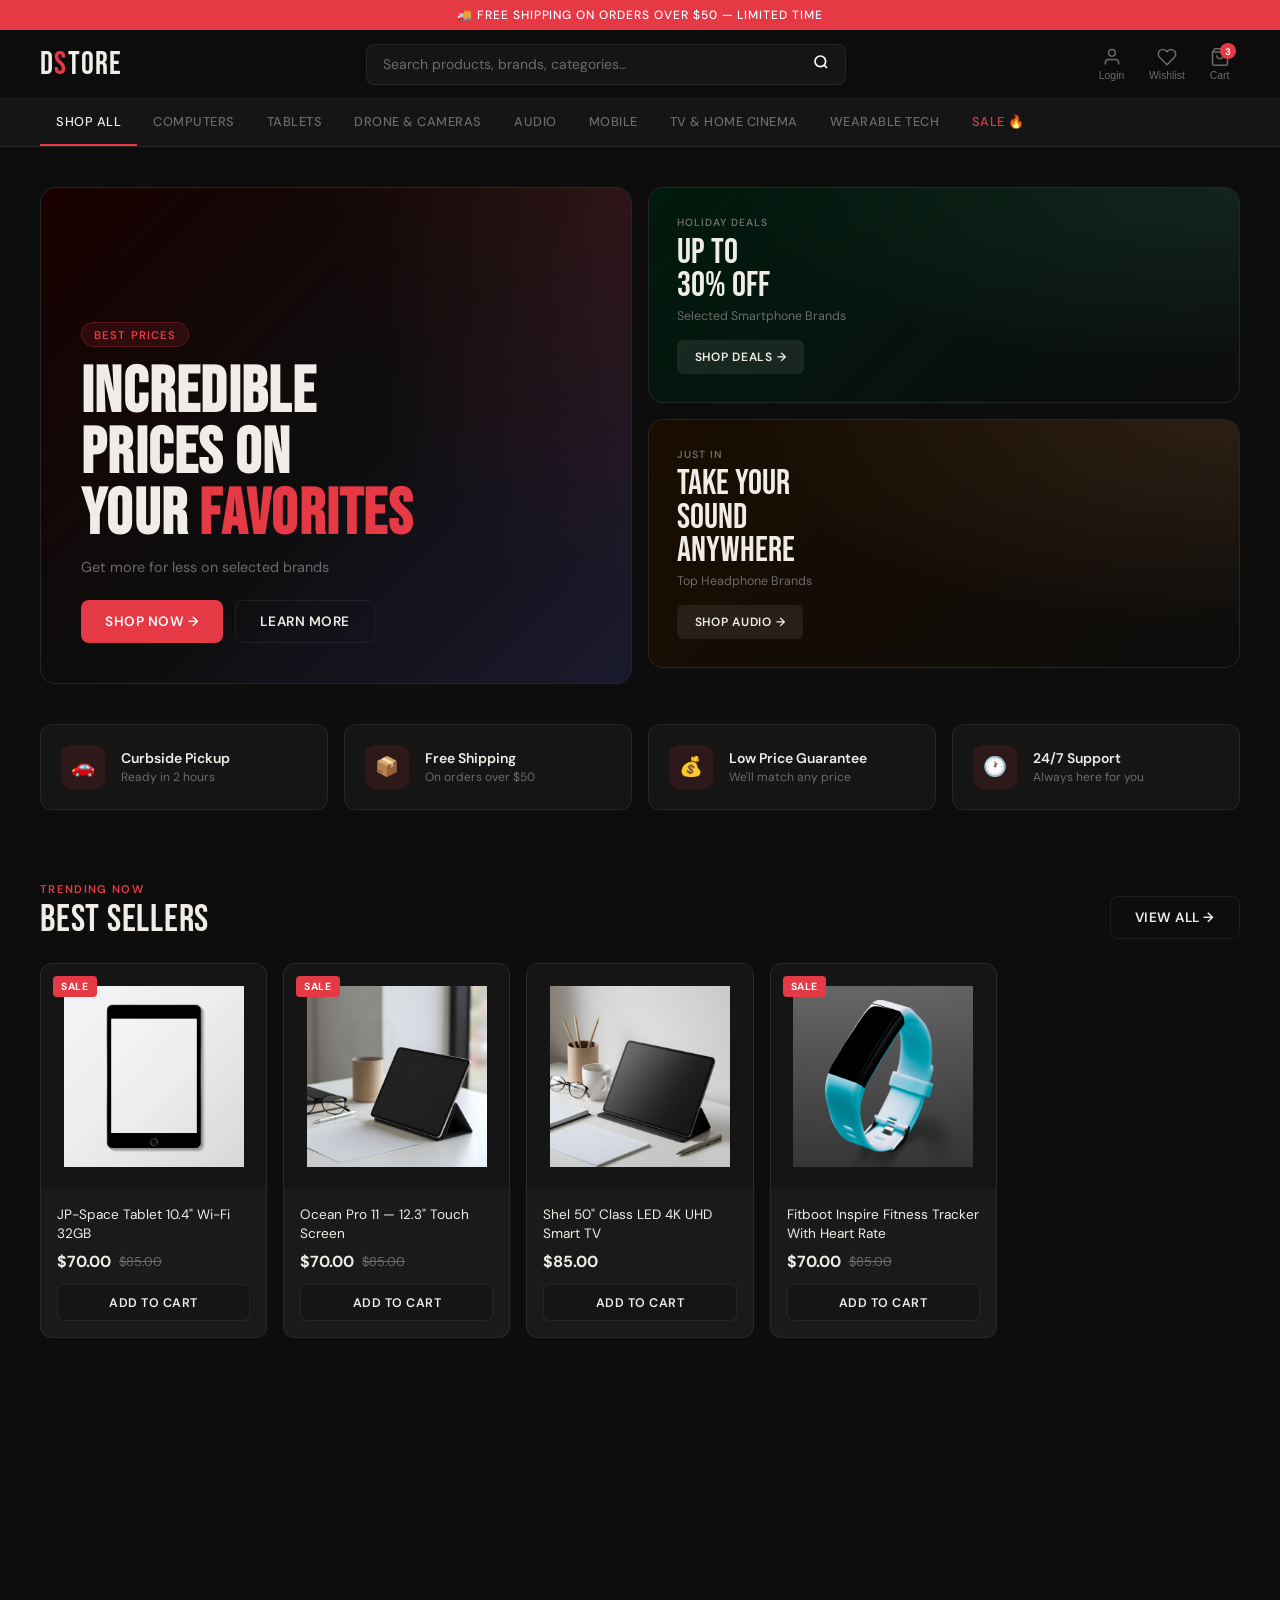
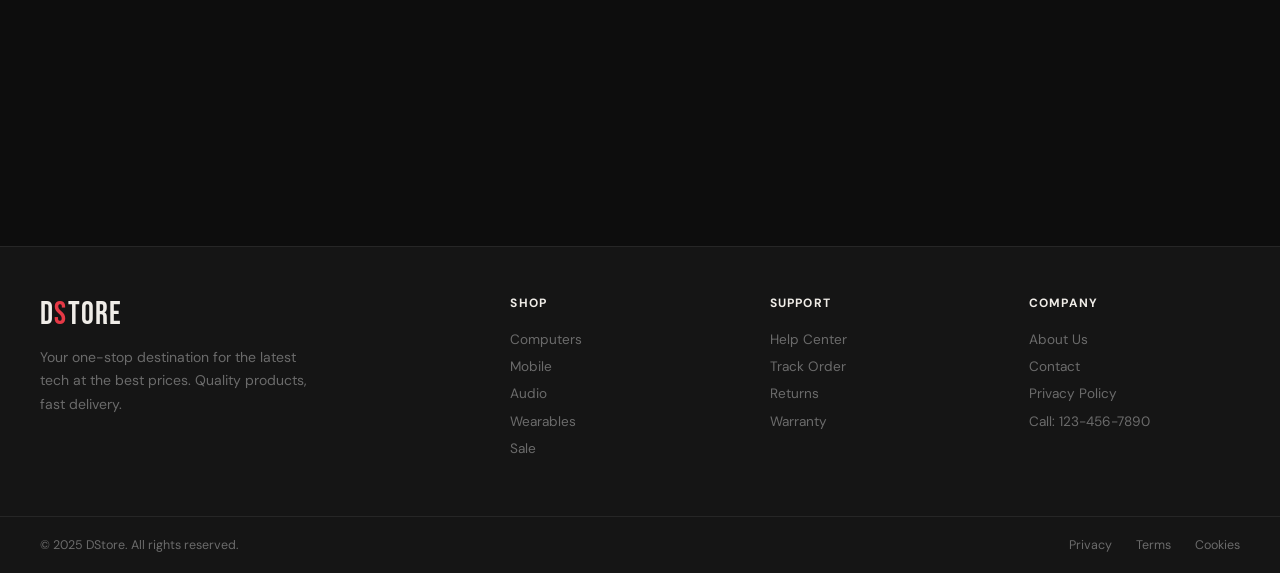
<file: index.html>
<!DOCTYPE html>
<html lang="en">

<head>
    <meta charset="UTF-8" />
    <meta name="viewport" content="width=device-width, initial-scale=1.0" />
    <title>DStore — Tech for Every Life</title>
    <link rel="preconnect" href="https://fonts.googleapis.com" />
    <link rel="preconnect" href="https://fonts.gstatic.com" crossorigin />
    <link
        href="https://fonts.googleapis.com/css2?family=Bebas+Neue&family=DM+Sans:ital,opsz,wght@0,9..40,300;0,9..40,400;0,9..40,500;0,9..40,600;1,9..40,300&display=swap"
        rel="stylesheet" />
    <style>
        *,
        *::before,
        *::after {
            box-sizing: border-box;
            margin: 0;
            padding: 0;
        }

        :root {
            --bg: #0d0d0d;
            --surface: #151515;
            --card: #1a1a1a;
            --border: rgba(255, 255, 255, 0.07);
            --white: #f0ede8;
            --muted: #6b6b6b;
            --red: #e63946;
            --red-dim: rgba(230, 57, 70, 0.12);
            --ff-head: 'Bebas Neue', cursive;
            --ff-body: 'DM Sans', sans-serif;
        }

        html {
            scroll-behavior: smooth;
        }

        body {
            background: var(--bg);
            color: var(--white);
            font-family: var(--ff-body);
            overflow-x: hidden;
        }

        a {
            text-decoration: none;
            color: inherit;
        }

        img {
            display: block;
            max-width: 100%;
        }

        /* ── TOPBAR ── */
        .topbar {
            background: var(--red);
            text-align: center;
            font-size: 0.75rem;
            font-weight: 500;
            letter-spacing: 0.08em;
            text-transform: uppercase;
            padding: 0.45rem 1rem;
            color: #fff;
        }

        /* ── HEADER ── */
        header {
            position: sticky;
            top: 0;
            z-index: 300;
            background: rgba(13, 13, 13, 0.95);
            backdrop-filter: blur(16px);
            border-bottom: 1px solid var(--border);
        }

        .header-inner {
            max-width: 1400px;
            margin: 0 auto;
            display: flex;
            align-items: center;
            justify-content: space-between;
            padding: 0 clamp(1rem, 4vw, 2.5rem);
            height: 68px;
            gap: 1.5rem;
        }

        .logo {
            font-family: var(--ff-head);
            font-size: 2rem;
            letter-spacing: 0.04em;
            color: var(--white);
            flex-shrink: 0;
        }

        .logo span {
            color: var(--red);
        }

        /* search bar */
        .search-bar {
            flex: 1;
            max-width: 480px;
            display: flex;
            align-items: center;
            background: var(--surface);
            border: 1px solid var(--border);
            border-radius: 8px;
            overflow: hidden;
            transition: border-color 0.2s;
        }

        .search-bar:focus-within {
            border-color: var(--red);
        }

        .search-bar input {
            flex: 1;
            background: none;
            border: none;
            outline: none;
            color: var(--white);
            font-family: var(--ff-body);
            font-size: 0.875rem;
            padding: 0.65rem 1rem;
        }

        .search-bar input::placeholder {
            color: var(--muted);
        }

        .search-bar button {
            background: transparent;
            border: none;
            cursor: pointer;
            padding: 0 1rem;
            height: 100%;
            color: #fff;
            font-size: 1rem;
        }

        .search-bar button:hover {
            opacity: 0.85;
        }

        /* header icons */
        .header-icons {
            display: flex;
            align-items: center;
            gap: 0.25rem;
            flex-shrink: 0;
        }

        .icon-btn {
            display: flex;
            flex-direction: column;
            align-items: center;
            gap: 0.2rem;
            padding: 0.5rem 0.65rem;
            border-radius: 8px;
            cursor: pointer;
            transition: background 0.2s;
            font-size: 0.65rem;
            color: var(--muted);
            background: none;
            border: none;
        }

        .icon-btn:hover {
            background: var(--surface);
            color: var(--white);
        }

        .icon-btn svg {
            width: 20px;
            height: 20px;
        }

        .cart-wrap {
            position: relative;
        }

        .cart-badge {
            position: absolute;
            top: 4px;
            right: 4px;
            background: var(--red);
            color: #fff;
            font-size: 0.6rem;
            font-weight: 700;
            width: 16px;
            height: 16px;
            border-radius: 50%;
            display: flex;
            align-items: center;
            justify-content: center;
        }

        /* hamburger */
        .hamburger {
            display: none;
            flex-direction: column;
            gap: 5px;
            background: none;
            border: none;
            cursor: pointer;
            padding: 0.5rem;
        }

        .hamburger span {
            display: block;
            width: 24px;
            height: 2px;
            background: var(--white);
            border-radius: 2px;
            transition: all 0.3s;
        }

        .hamburger.open span:nth-child(1) {
            transform: translateY(7px) rotate(45deg);
        }

        .hamburger.open span:nth-child(2) {
            opacity: 0;
        }

        .hamburger.open span:nth-child(3) {
            transform: translateY(-7px) rotate(-45deg);
        }

        /* ── NAV ── */
        .main-nav {
            background: var(--surface);
            border-bottom: 1px solid var(--border);
        }

        .nav-inner {
            max-width: 1400px;
            margin: 0 auto;
            display: flex;
            align-items: center;
            padding: 0 clamp(1rem, 4vw, 2.5rem);
            gap: 0;
            overflow-x: auto;
            scrollbar-width: none;
        }

        .nav-inner::-webkit-scrollbar {
            display: none;
        }

        .nav-inner a {
            font-size: 0.8rem;
            font-weight: 500;
            letter-spacing: 0.04em;
            text-transform: uppercase;
            color: var(--muted);
            white-space: nowrap;
            padding: 0.875rem 1rem;
            border-bottom: 2px solid transparent;
            transition: color 0.2s, border-color 0.2s;
        }

        .nav-inner a:hover,
        .nav-inner a.active {
            color: var(--white);
            border-bottom-color: var(--red);
        }

        .nav-inner a.sale {
            color: var(--red);
        }

        /* ── MOBILE DRAWER ── */
        .mobile-overlay {
            display: none;
            position: fixed;
            inset: 0;
            z-index: 250;
            background: rgba(0, 0, 0, 0.6);
            backdrop-filter: blur(4px);
        }

        .mobile-drawer {
            position: fixed;
            top: 0;
            right: 0;
            bottom: 0;
            width: min(320px, 85vw);
            z-index: 260;
            background: var(--surface);
            border-left: 1px solid var(--border);
            transform: translateX(100%);
            transition: transform 0.35s cubic-bezier(0.4, 0, 0.2, 1);
            overflow-y: auto;
            padding: 2rem 1.5rem;
        }

        .mobile-drawer.open {
            transform: translateX(0);
        }

        .mobile-overlay.open {
            display: block;
        }

        .drawer-logo {
            font-family: var(--ff-head);
            font-size: 1.8rem;
            margin-bottom: 2rem;
        }

        .drawer-logo span {
            color: var(--red);
        }

        .drawer-search {
            display: flex;
            align-items: center;
            background: var(--card);
            border: 1px solid var(--border);
            border-radius: 8px;
            overflow: hidden;
            margin-bottom: 1.5rem;
        }

        .drawer-search input {
            flex: 1;
            background: none;
            border: none;
            outline: none;
            color: var(--white);
            font-family: var(--ff-body);
            font-size: 0.875rem;
            padding: 0.65rem 0.875rem;
        }

        .drawer-search input::placeholder {
            color: var(--muted);
        }

        .drawer-nav {
            display: flex;
            flex-direction: column;
            gap: 0.25rem;
            margin-bottom: 2rem;
        }

        .drawer-nav a {
            font-size: 0.9rem;
            font-weight: 500;
            letter-spacing: 0.04em;
            text-transform: uppercase;
            color: var(--muted);
            padding: 0.75rem 0.5rem;
            border-bottom: 1px solid var(--border);
            transition: color 0.2s;
        }

        .drawer-nav a:hover {
            color: var(--white);
        }

        .drawer-nav a.sale {
            color: var(--red);
        }

        .drawer-actions {
            display: flex;
            flex-direction: column;
            gap: 0.75rem;
        }

        .drawer-actions a {
            display: flex;
            align-items: center;
            gap: 0.75rem;
            font-size: 0.875rem;
            color: var(--muted);
            padding: 0.5rem;
            transition: color 0.2s;
        }

        .drawer-actions a:hover {
            color: var(--white);
        }

        /* ── HERO ── */
        .hero {
            max-width: 1400px;
            margin: 0 auto;
            padding: clamp(1.5rem, 4vw, 2.5rem) clamp(1rem, 4vw, 2.5rem);
            display: grid;
            grid-template-columns: 1fr 1fr;
            grid-template-rows: auto auto;
            gap: 1rem;
        }

        .hero-main {
            grid-column: 1;
            grid-row: 1 / 3;
            background: var(--surface);
            border: 1px solid var(--border);
            border-radius: 16px;
            overflow: hidden;
            min-height: 480px;
            position: relative;
            display: flex;
            align-items: flex-end;
            padding: 2.5rem;
        }

        .hero-main-bg {
            position: absolute;
            inset: 0;
            background: linear-gradient(135deg, #1a0000 0%, #0d0d0d 50%, #1a1a2e 100%);
        }

        .hero-main-glow {
            position: absolute;
            top: 0;
            right: 0;
            width: 60%;
            height: 100%;
            background: radial-gradient(ellipse at top right, rgba(230, 57, 70, 0.15) 0%, transparent 60%);
        }

        .hero-main-content {
            position: relative;
            z-index: 1;
        }

        .hero-tag {
            display: inline-block;
            background: var(--red-dim);
            color: var(--red);
            font-size: 0.7rem;
            font-weight: 600;
            letter-spacing: 0.1em;
            text-transform: uppercase;
            padding: 0.3rem 0.75rem;
            border-radius: 100px;
            border: 1px solid rgba(230, 57, 70, 0.25);
            margin-bottom: 1rem;
        }

        .hero-title {
            font-family: var(--ff-head);
            font-size: clamp(2.8rem, 5vw, 4.5rem);
            line-height: 0.95;
            letter-spacing: 0.02em;
            color: var(--white);
            margin-bottom: 0.75rem;
        }

        .hero-title .red {
            color: var(--red);
        }

        .hero-sub {
            font-size: 0.9rem;
            color: var(--muted);
            margin-bottom: 1.5rem;
        }

        .btn {
            display: inline-flex;
            align-items: center;
            gap: 0.5rem;
            font-family: var(--ff-body);
            font-size: 0.85rem;
            font-weight: 600;
            letter-spacing: 0.04em;
            text-transform: uppercase;
            padding: 0.75rem 1.5rem;
            border-radius: 8px;
            border: none;
            cursor: pointer;
            transition: all 0.2s;
            text-decoration: none;
        }

        .btn-red {
            background: var(--red);
            color: #fff;
        }

        .btn-red:hover {
            background: #c0303b;
            transform: translateY(-1px);
        }

        .btn-outline {
            background: transparent;
            border: 1px solid var(--border);
            color: var(--white);
        }

        .btn-outline:hover {
            border-color: var(--white);
        }

        .hero-side {
            background: var(--surface);
            border: 1px solid var(--border);
            border-radius: 16px;
            overflow: hidden;
            position: relative;
            display: flex;
            align-items: flex-end;
            padding: 1.75rem;
            min-height: 200px;
        }

        .hero-side-bg1 {
            position: absolute;
            inset: 0;
            background: linear-gradient(135deg, #001a0d 0%, #0d0d0d 100%);
        }

        .hero-side-bg2 {
            position: absolute;
            inset: 0;
            background: linear-gradient(135deg, #1a0d00 0%, #0d0d0d 100%);
        }

        .hero-side-glow1 {
            position: absolute;
            top: 0;
            right: 0;
            width: 100%;
            height: 100%;
            background: radial-gradient(ellipse at top right, rgba(82, 183, 136, 0.12) 0%, transparent 60%);
        }

        .hero-side-glow2 {
            position: absolute;
            top: 0;
            right: 0;
            width: 100%;
            height: 100%;
            background: radial-gradient(ellipse at top right, rgba(244, 162, 97, 0.12) 0%, transparent 60%);
        }

        .hero-side-content {
            position: relative;
            z-index: 1;
        }

        .hero-side-tag {
            font-size: 0.65rem;
            font-weight: 600;
            letter-spacing: 0.1em;
            text-transform: uppercase;
            color: var(--muted);
            margin-bottom: 0.4rem;
        }

        .hero-side-title {
            font-family: var(--ff-head);
            font-size: clamp(1.6rem, 3vw, 2.2rem);
            line-height: 0.95;
            color: var(--white);
            margin-bottom: 0.35rem;
        }

        .hero-side-sub {
            font-size: 0.78rem;
            color: var(--muted);
            margin-bottom: 1rem;
        }

        .btn-sm {
            font-family: var(--ff-body);
            font-size: 0.75rem;
            font-weight: 600;
            letter-spacing: 0.06em;
            text-transform: uppercase;
            padding: 0.55rem 1.1rem;
            border-radius: 6px;
            border: none;
            cursor: pointer;
            transition: all 0.2s;
            background: rgba(255, 255, 255, 0.08);
            color: var(--white);
        }

        .btn-sm:hover {
            background: rgba(255, 255, 255, 0.15);
        }

        /* ── PERKS ── */
        .perks {
            max-width: 1400px;
            margin: 0 auto;
            padding: 0 clamp(1rem, 4vw, 2.5rem) clamp(1.5rem, 3vw, 2rem);
            display: grid;
            grid-template-columns: repeat(4, 1fr);
            gap: 1rem;
        }

        .perk {
            background: var(--surface);
            border: 1px solid var(--border);
            border-radius: 12px;
            padding: 1.25rem;
            display: flex;
            align-items: center;
            gap: 1rem;
            transition: border-color 0.2s;
        }

        .perk:hover {
            border-color: rgba(255, 255, 255, 0.15);
        }

        .perk-icon {
            width: 44px;
            height: 44px;
            border-radius: 10px;
            background: var(--red-dim);
            color: var(--red);
            display: flex;
            align-items: center;
            justify-content: center;
            font-size: 1.2rem;
            flex-shrink: 0;
        }

        .perk-title {
            font-weight: 600;
            font-size: 0.875rem;
            margin-bottom: 0.15rem;
        }

        .perk-sub {
            font-size: 0.75rem;
            color: var(--muted);
        }

        /* ── SECTION HEADER ── */
        .section-wrap {
            max-width: 1400px;
            margin: 0 auto;
            padding: clamp(1.5rem, 4vw, 2.5rem) clamp(1rem, 4vw, 2.5rem);
        }

        .section-head {
            display: flex;
            align-items: flex-end;
            justify-content: space-between;
            margin-bottom: 1.5rem;
            gap: 1rem;
        }

        .section-label {
            font-size: 0.7rem;
            font-weight: 600;
            text-transform: uppercase;
            letter-spacing: 0.12em;
            color: var(--red);
            margin-bottom: 0.3rem;
        }

        .section-title {
            font-family: var(--ff-head);
            font-size: clamp(1.8rem, 3vw, 2.5rem);
            letter-spacing: 0.02em;
            color: var(--white);
            line-height: 1;
        }

        /* ── PRODUCT GRID ── */
        .product-grid {
            display: grid;
            grid-template-columns: repeat(auto-fill, minmax(220px, 1fr));
            gap: 1rem;
        }

        .product-card {
            background: var(--card);
            border: 1px solid var(--border);
            border-radius: 12px;
            overflow: hidden;
            cursor: pointer;
            transition: transform 0.25s, border-color 0.25s;
            position: relative;
        }

        .product-card:hover {
            transform: translateY(-4px);
            border-color: rgba(255, 255, 255, 0.15);
        }

        .product-img {
            width: 100%;
            aspect-ratio: 1;
            background: var(--surface);
            display: flex;
            align-items: center;
            justify-content: center;
            overflow: hidden;
            position: relative;
        }

        .product-img img {
            width: 80%;
            height: 80%;
            object-fit: contain;
            transition: transform 0.4s;
        }

        .product-card:hover .product-img img {
            transform: scale(1.05);
        }

        .product-img-placeholder {
            width: 100%;
            height: 100%;
            display: flex;
            align-items: center;
            justify-content: center;
            font-size: 3.5rem;
            opacity: 0.3;
        }

        .badge-sale {
            position: absolute;
            top: 0.75rem;
            left: 0.75rem;
            background: var(--red);
            color: #fff;
            font-size: 0.65rem;
            font-weight: 700;
            letter-spacing: 0.06em;
            padding: 0.25rem 0.5rem;
            border-radius: 4px;
        }

        .wishlist-btn {
            position: absolute;
            top: 0.75rem;
            right: 0.75rem;
            width: 32px;
            height: 32px;
            border-radius: 50%;
            background: rgba(13, 13, 13, 0.7);
            border: 1px solid var(--border);
            display: flex;
            align-items: center;
            justify-content: center;
            color: var(--muted);
            cursor: pointer;
            transition: all 0.2s;
            opacity: 0;
        }

        .product-card:hover .wishlist-btn {
            opacity: 1;
        }

        .wishlist-btn:hover {
            color: var(--red);
            border-color: var(--red);
        }

        .product-info {
            padding: 1rem;
        }

        .product-name {
            font-size: 0.85rem;
            color: var(--white);
            margin-bottom: 0.5rem;
            line-height: 1.4;
            display: -webkit-box;
            -webkit-line-clamp: 2;
            -webkit-box-orient: vertical;
            overflow: hidden;
        }

        .product-price {
            display: flex;
            align-items: center;
            gap: 0.5rem;
        }

        .price-now {
            font-weight: 700;
            font-size: 1rem;
            color: var(--white);
        }

        .price-was {
            font-size: 0.8rem;
            color: var(--muted);
            text-decoration: line-through;
        }

        .add-cart {
            width: 100%;
            margin-top: 0.75rem;
            background: var(--surface);
            color: var(--white);
            border: 1px solid var(--border);
            border-radius: 6px;
            font-family: var(--ff-body);
            font-size: 0.78rem;
            font-weight: 600;
            letter-spacing: 0.04em;
            text-transform: uppercase;
            padding: 0.6rem;
            cursor: pointer;
            transition: all 0.2s;
        }

        .add-cart:hover {
            background: var(--red);
            border-color: var(--red);
        }

        /* ── CATEGORIES ── */
        .cat-grid {
            display: grid;
            grid-template-columns: repeat(auto-fill, minmax(140px, 1fr));
            gap: 1rem;
        }

        .cat-card {
            background: var(--card);
            border: 1px solid var(--border);
            border-radius: 12px;
            padding: 1.5rem 1rem;
            text-align: center;
            cursor: pointer;
            transition: all 0.25s;
        }

        .cat-card:hover {
            border-color: var(--red);
            background: var(--red-dim);
            transform: translateY(-3px);
        }

        .cat-icon {
            font-size: 2rem;
            margin-bottom: 0.75rem;
        }

        .cat-name {
            font-size: 0.8rem;
            font-weight: 600;
            letter-spacing: 0.04em;
            text-transform: uppercase;
            color: var(--muted);
        }

        .cat-card:hover .cat-name {
            color: var(--white);
        }

        /* ── FOOTER ── */
        footer {
            background: var(--surface);
            border-top: 1px solid var(--border);
            margin-top: 3rem;
        }

        .footer-inner {
            max-width: 1400px;
            margin: 0 auto;
            padding: 3rem clamp(1rem, 4vw, 2.5rem);
            display: grid;
            grid-template-columns: 2fr 1fr 1fr 1fr;
            gap: 3rem;
        }

        .footer-brand .logo {
            font-size: 2rem;
            margin-bottom: 0.75rem;
        }

        .footer-brand p {
            font-size: 0.875rem;
            color: var(--muted);
            line-height: 1.7;
            max-width: 28ch;
        }

        .footer-col h4 {
            font-size: 0.75rem;
            font-weight: 700;
            letter-spacing: 0.1em;
            text-transform: uppercase;
            color: var(--white);
            margin-bottom: 1.25rem;
        }

        .footer-col a {
            display: block;
            font-size: 0.85rem;
            color: var(--muted);
            margin-bottom: 0.65rem;
            transition: color 0.2s;
        }

        .footer-col a:hover {
            color: var(--white);
        }

        .footer-bottom {
            border-top: 1px solid var(--border);
            display: flex;
            align-items: center;
            justify-content: space-between;
            flex-wrap: wrap;
            gap: 1rem;
            padding: 1.25rem clamp(1rem, 4vw, 2.5rem);
            max-width: 1400px;
            margin: 0 auto;
        }

        .footer-bottom p {
            font-size: 0.78rem;
            color: var(--muted);
        }

        .footer-links {
            display: flex;
            gap: 1.5rem;
        }

        .footer-links a {
            font-size: 0.78rem;
            color: var(--muted);
            transition: color 0.2s;
        }

        .footer-links a:hover {
            color: var(--white);
        }

        /* ── REVEAL ── */
        .reveal {
            opacity: 0;
            transform: translateY(24px);
            transition: opacity 0.65s ease, transform 0.65s ease;
        }

        .reveal.in {
            opacity: 1;
            transform: none;
        }

        /* ════════════════════ RESPONSIVE ════════════════════ */
        @media (max-width: 1024px) {
            .footer-inner {
                grid-template-columns: 1fr 1fr;
                gap: 2rem;
            }

            .perks {
                grid-template-columns: repeat(2, 1fr);
            }
        }

        @media (max-width: 768px) {
            .hero {
                grid-template-columns: 1fr;
            }

            .hero-main {
                grid-column: 1;
                grid-row: auto;
                min-height: 360px;
            }

            .search-bar {
                display: none;
            }

            .hamburger {
                display: flex;
            }

            .header-icons .icon-btn:not(.cart-wrap) {
                display: none;
            }

            .main-nav {
                display: none;
            }
        }

        @media (max-width: 640px) {
            .perks {
                grid-template-columns: 1fr;
            }

            .footer-inner {
                grid-template-columns: 1fr;
                gap: 2rem;
            }

            .footer-bottom {
                flex-direction: column;
                align-items: flex-start;
            }
        }
    </style>
</head>

<body>

    <!-- TOPBAR -->
    <div class="topbar">🚚 Free Shipping on orders over $50 — Limited Time</div>

    <!-- HEADER -->
    <header>
        <div class="header-inner">
            <a href="#" class="logo">D<span>S</span>tore</a>

            <div class="search-bar">
                <input type="text" placeholder="Search products, brands, categories…" />
                <button>
                    <svg width="16" height="16" viewBox="0 0 24 24" fill="none" stroke="currentColor"
                        stroke-width="2.5">
                        <circle cx="11" cy="11" r="8" />
                        <path d="m21 21-4.35-4.35" />
                    </svg>
                </button>
            </div>

            <div class="header-icons">
                <button class="icon-btn" aria-label="Account">
                    <svg viewBox="0 0 24 24" fill="none" stroke="currentColor" stroke-width="1.8">
                        <path d="M20 21v-2a4 4 0 0 0-4-4H8a4 4 0 0 0-4 4v2" />
                        <circle cx="12" cy="7" r="4" />
                    </svg>
                    Login
                </button>
                <button class="icon-btn" aria-label="Wishlist">
                    <svg viewBox="0 0 24 24" fill="none" stroke="currentColor" stroke-width="1.8">
                        <path
                            d="M20.84 4.61a5.5 5.5 0 0 0-7.78 0L12 5.67l-1.06-1.06a5.5 5.5 0 0 0-7.78 7.78l1.06 1.06L12 21.23l7.78-7.78 1.06-1.06a5.5 5.5 0 0 0 0-7.78z" />
                    </svg>
                    Wishlist
                </button>
                <div class="cart-wrap">
                    <button class="icon-btn" aria-label="Cart">
                        <svg viewBox="0 0 24 24" fill="none" stroke="currentColor" stroke-width="1.8">
                            <path d="M6 2 3 6v14a2 2 0 0 0 2 2h14a2 2 0 0 0 2-2V6l-3-4z" />
                            <line x1="3" y1="6" x2="21" y2="6" />
                            <path d="M16 10a4 4 0 0 1-8 0" />
                        </svg>
                        Cart
                    </button>
                    <div class="cart-badge">3</div>
                </div>
                <button class="hamburger" id="hamburger" aria-label="Menu">
                    <span></span><span></span><span></span>
                </button>
            </div>
        </div>
    </header>

    <!-- DESKTOP NAV -->
    <nav class="main-nav">
        <div class="nav-inner">
            <a href="#" class="active">Shop All</a>
            <a href="#">Computers</a>
            <a href="#">Tablets</a>
            <a href="#">Drone & Cameras</a>
            <a href="#">Audio</a>
            <a href="#">Mobile</a>
            <a href="#">TV & Home Cinema</a>
            <a href="#">Wearable Tech</a>
            <a href="#" class="sale">Sale 🔥</a>
        </div>
    </nav>

    <!-- MOBILE OVERLAY -->
    <div class="mobile-overlay" id="overlay"></div>

    <!-- MOBILE DRAWER -->
    <div class="mobile-drawer" id="drawer">
        <div class="drawer-logo">D<span style="color:var(--red)">S</span>tore</div>
        <div class="drawer-search">
            <input type="text" placeholder="Search…" />
        </div>
        <div class="drawer-nav">
            <a href="#">Shop All</a>
            <a href="#">Computers</a>
            <a href="#">Tablets</a>
            <a href="#">Drone & Cameras</a>
            <a href="#">Audio</a>
            <a href="#">Mobile</a>
            <a href="#">TV & Home Cinema</a>
            <a href="#">Wearable Tech</a>
            <a href="#" class="sale">Sale 🔥</a>
        </div>
        <div class="drawer-actions">
            <a href="#">
                <svg width="18" height="18" viewBox="0 0 24 24" fill="none" stroke="currentColor" stroke-width="1.8">
                    <path d="M20 21v-2a4 4 0 0 0-4-4H8a4 4 0 0 0-4 4v2" />
                    <circle cx="12" cy="7" r="4" />
                </svg>
                My Account / Login
            </a>
            <a href="#">
                <svg width="18" height="18" viewBox="0 0 24 24" fill="none" stroke="currentColor" stroke-width="1.8">
                    <path
                        d="M20.84 4.61a5.5 5.5 0 0 0-7.78 0L12 5.67l-1.06-1.06a5.5 5.5 0 0 0-7.78 7.78l1.06 1.06L12 21.23l7.78-7.78 1.06-1.06a5.5 5.5 0 0 0 0-7.78z" />
                </svg>
                Wishlist
            </a>
            <a href="#">
                <svg width="18" height="18" viewBox="0 0 24 24" fill="none" stroke="currentColor" stroke-width="1.8">
                    <path d="M6 2 3 6v14a2 2 0 0 0 2 2h14a2 2 0 0 0 2-2V6l-3-4z" />
                    <line x1="3" y1="6" x2="21" y2="6" />
                    <path d="M16 10a4 4 0 0 1-8 0" />
                </svg>
                Cart (3)
            </a>
        </div>
    </div>

    <!-- HERO -->
    <div class="hero">
        <!-- Main hero -->
        <div class="hero-main">
            <div class="hero-main-bg"></div>
            <div class="hero-main-glow"></div>
            <div class="hero-main-content">
                <div class="hero-tag">Best Prices</div>
                <h1 class="hero-title">Incredible<br>Prices on<br>Your <span class="red">Favorites</span></h1>
                <p class="hero-sub">Get more for less on selected brands</p>
                <div style="display:flex;gap:0.75rem;flex-wrap:wrap">
                    <a href="#" class="btn btn-red">Shop Now →</a>
                    <a href="#" class="btn btn-outline">Learn More</a>
                </div>
            </div>
        </div>

        <!-- Side cards -->
        <div style="display:flex;flex-direction:column;gap:1rem">
            <div class="hero-side">
                <div class="hero-side-bg1"></div>
                <div class="hero-side-glow1"></div>
                <div class="hero-side-content">
                    <div class="hero-side-tag">Holiday Deals</div>
                    <div class="hero-side-title">Up to<br>30% Off</div>
                    <div class="hero-side-sub">Selected Smartphone Brands</div>
                    <button class="btn-sm">Shop Deals →</button>
                </div>
            </div>
            <div class="hero-side">
                <div class="hero-side-bg2"></div>
                <div class="hero-side-glow2"></div>
                <div class="hero-side-content">
                    <div class="hero-side-tag">Just In</div>
                    <div class="hero-side-title">Take Your<br>Sound<br>Anywhere</div>
                    <div class="hero-side-sub">Top Headphone Brands</div>
                    <button class="btn-sm">Shop Audio →</button>
                </div>
            </div>
        </div>
    </div>

    <!-- PERKS -->
    <div class="perks reveal">
        <div class="perk">
            <div class="perk-icon">🚗</div>
            <div>
                <div class="perk-title">Curbside Pickup</div>
                <div class="perk-sub">Ready in 2 hours</div>
            </div>
        </div>
        <div class="perk">
            <div class="perk-icon">📦</div>
            <div>
                <div class="perk-title">Free Shipping</div>
                <div class="perk-sub">On orders over $50</div>
            </div>
        </div>
        <div class="perk">
            <div class="perk-icon">💰</div>
            <div>
                <div class="perk-title">Low Price Guarantee</div>
                <div class="perk-sub">We'll match any price</div>
            </div>
        </div>
        <div class="perk">
            <div class="perk-icon">🕐</div>
            <div>
                <div class="perk-title">24/7 Support</div>
                <div class="perk-sub">Always here for you</div>
            </div>
        </div>
    </div>

    <!-- BEST SELLERS -->
    <div class="section-wrap reveal">
        <div class="section-head">
            <div>
                <div class="section-label">Trending Now</div>
                <div class="section-title">Best Sellers</div>
            </div>
            <a href="#" class="btn btn-outline">View All →</a>
        </div>
        <div class="product-grid">
            <div class="product-card">
                <div class="product-img">
                    <div class="badge-sale">SALE</div>
                    <button class="wishlist-btn">♡</button>
                    <img src="tabb.jpg" alt="JP-Space Tablet" />
                </div>
                <div class="product-info">
                    <div class="product-name">JP-Space Tablet 10.4" Wi-Fi 32GB</div>
                    <div class="product-price">
                        <span class="price-now">$70.00</span>
                        <span class="price-was">$85.00</span>
                    </div>
                    <button class="add-cart">Add to Cart</button>
                </div>
            </div>
            <div class="product-card">
                <div class="product-img">
                    <div class="badge-sale">SALE</div>
                    <button class="wishlist-btn">♡</button>
                    <img src="tabu.jpg" alt="Ocean Pro 11" />
                </div>
                <div class="product-info">
                    <div class="product-name">Ocean Pro 11 — 12.3" Touch Screen</div>
                    <div class="product-price">
                        <span class="price-now">$70.00</span>
                        <span class="price-was">$85.00</span>
                    </div>
                    <button class="add-cart">Add to Cart</button>
                </div>
            </div>
            <div class="product-card">
                <div class="product-img">
                    <button class="wishlist-btn">♡</button>
                    <img src="pentab.jpg" alt="Shel 50 Smart TV" />
                </div>
                <div class="product-info">
                    <div class="product-name">Shel 50" Class LED 4K UHD Smart TV</div>
                    <div class="product-price">
                        <span class="price-now">$85.00</span>
                    </div>
                    <button class="add-cart">Add to Cart</button>
                </div>
            </div>
            <div class="product-card">
                <div class="product-img">
                    <div class="badge-sale">SALE</div>
                    <button class="wishlist-btn">♡</button>
                    <img src="smartwatch.jpg" alt="Fitboot Fitness Tracker" />
                </div>
                <div class="product-info">
                    <div class="product-name">Fitboot Inspire Fitness Tracker With Heart Rate</div>
                    <div class="product-price">
                        <span class="price-now">$70.00</span>
                        <span class="price-was">$85.00</span>
                    </div>
                    <button class="add-cart">Add to Cart</button>
                </div>
            </div>
        </div>
    </div>

    <!-- SHOP BY CATEGORY -->
    <div class="section-wrap reveal">
        <div class="section-head">
            <div>
                <div class="section-label">Browse</div>
                <div class="section-title">Shop By Category</div>
            </div>
        </div>
        <div class="cat-grid">
            <div class="cat-card">
                <div class="cat-icon">💻</div>
                <div class="cat-name">Computers</div>
            </div>
            <div class="cat-card">
                <div class="cat-icon">📱</div>
                <div class="cat-name">Tablets</div>
            </div>
            <div class="cat-card">
                <div class="cat-icon">📷</div>
                <div class="cat-name">Cameras</div>
            </div>
            <div class="cat-card">
                <div class="cat-icon">🎧</div>
                <div class="cat-name">Audio</div>
            </div>
            <div class="cat-card">
                <div class="cat-icon">📲</div>
                <div class="cat-name">Mobile</div>
            </div>
            <div class="cat-card">
                <div class="cat-icon">📺</div>
                <div class="cat-name">TV</div>
            </div>
            <div class="cat-card">
                <div class="cat-icon">⌚</div>
                <div class="cat-name">Wearables</div>
            </div>
            <div class="cat-card">
                <div class="cat-icon">🚁</div>
                <div class="cat-name">Drones</div>
            </div>
        </div>
    </div>

    <!-- FOOTER -->
    <footer>
        <div class="footer-inner">
            <div class="footer-brand">
                <div class="logo">D<span>S</span>tore</div>
                <p>Your one-stop destination for the latest tech at the best prices. Quality products, fast delivery.
                </p>
            </div>
            <div class="footer-col">
                <h4>Shop</h4>
                <a href="#">Computers</a>
                <a href="#">Mobile</a>
                <a href="#">Audio</a>
                <a href="#">Wearables</a>
                <a href="#">Sale</a>
            </div>
            <div class="footer-col">
                <h4>Support</h4>
                <a href="#">Help Center</a>
                <a href="#">Track Order</a>
                <a href="#">Returns</a>
                <a href="#">Warranty</a>
            </div>
            <div class="footer-col">
                <h4>Company</h4>
                <a href="#">About Us</a>
                <a href="#">Contact</a>
                <a href="#">Privacy Policy</a>
                <a href="#">Call: 123-456-7890</a>
            </div>
        </div>
        <div class="footer-bottom">
            <p>© 2025 DStore. All rights reserved.</p>
            <div class="footer-links">
                <a href="#">Privacy</a>
                <a href="#">Terms</a>
                <a href="#">Cookies</a>
            </div>
        </div>
    </footer>

    <script>
        // Mobile drawer
        const hamburger = document.getElementById('hamburger');
        const drawer = document.getElementById('drawer');
        const overlay = document.getElementById('overlay');

        hamburger.addEventListener('click', () => {
            const open = drawer.classList.toggle('open');
            overlay.classList.toggle('open', open);
            hamburger.classList.toggle('open', open);
        });
        overlay.addEventListener('click', () => {
            drawer.classList.remove('open');
            overlay.classList.remove('open');
            hamburger.classList.remove('open');
        });

        // Scroll reveal
        const obs = new IntersectionObserver(entries => {
            entries.forEach(e => { if (e.isIntersecting) e.target.classList.add('in'); });
        }, { threshold: 0.08 });
        document.querySelectorAll('.reveal').forEach(el => obs.observe(el));
    </script>
</body>

</html>
</file>
